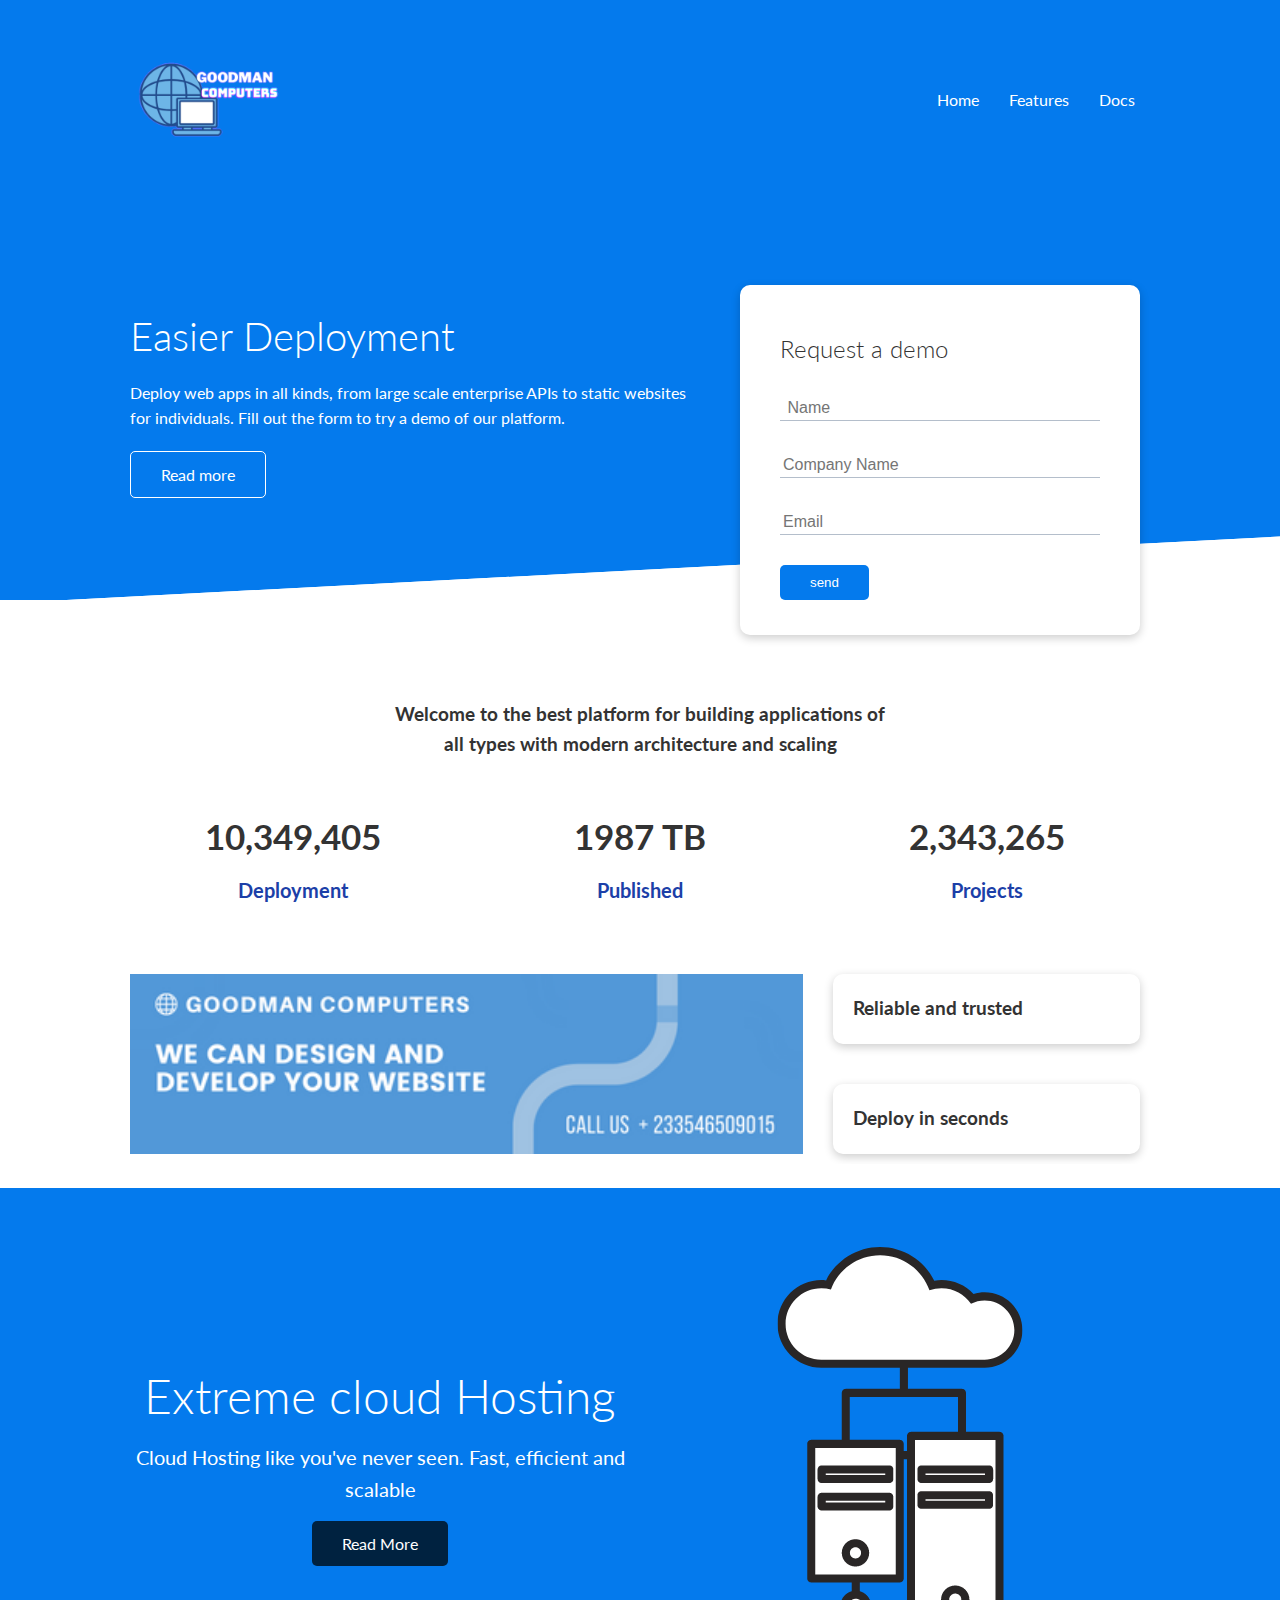
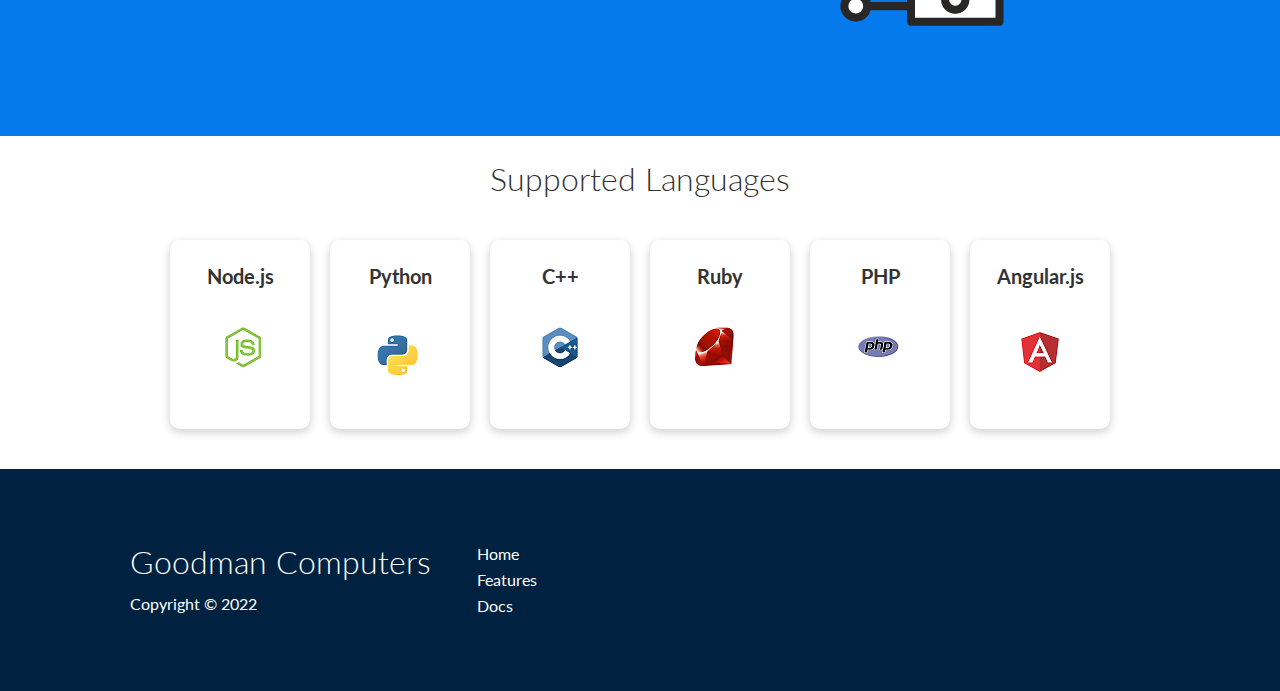
<file: index.html>
<!DOCTYPE html>
<html lang="en">
<head>
    <meta charset="UTF-8">
    <meta http-equiv="X-UA-Compatible" content="IE=edge">
    <meta name="viewport" content="width=device-width, initial-scale=1.0">
    <link rel="stylesheet" href="https://cdnjs.cloudflare.com/ajax/libs/font-awesome/5.15.1/css/all.min.css" 
    integrity="sha512-+4zCK9k+qNFUR5X+cKL9EIR+ZOhtIloNl9GIKS57V1MyNsYpYcUrUeQc9vNfzsWfV28IaLL3i96P9sdNyeRssA==" crossorigin="anonymous" referrerpolicy="no-referrer" />
    <link rel="stylesheet" href="css/utilities.css">
    <link rel="stylesheet" href="css/style.css">
   
    <title>Goodman Cloud Hosting demo website</title>
   
</head>
<body>
     <!--Navbar-->
     <div class="navbar">
        <div class="container flex">
             
                
            <img src="images/goodman3.png" alt="" class="logo">
            <nav>
                <ul>
                    <li><a href="index.html">Home</a></li>
                    <li><a href="features.html">Features</a></li>
                    <li><a href="doc.html">Docs</a></li>
                    
                </ul>
            </nav>
        </div>

    
    </div>

    <!--Showcase-->
    <section class="showcase">
        <div class="container grid">
            <div class="showcase-text">
                <h1>Easier Deployment</h1>
                <p>
                    Deploy web apps in all kinds, 
                    from large scale enterprise APIs to static websites for individuals. 
                    Fill out the form to try a demo of our platform.</p>
                    <a href="features.html" class="btn btn-outline">Read more</a>
                
            </div>

            <div class="showcase-form card">
                <h2>Request a demo</h2>
                <form>
                    
                    <div class="form-control">
                        <input type="text" name ="company" placeholder=" Name" required>
                    </div>
                    <div class="form-control">
                        <input type="text" name ="company" placeholder="Company Name" required>
                    </div>
                    <div class="form-control">
                        <input type="email" name ="email" placeholder="Email" required>
                    </div>
                    <input type="submit" value="send" class="btn btn-priamry">
                </form>
            </div>
        </div>
    </section>
    <!--Stats-->
    <section class="stats">
        <div class="container">
            <h3 class="stats-heading text-center my-1">
                Welcome to the best platform for building applications of all 
                types with modern architecture and scaling
            </h3>
            <div class="grid grid-3 text-center my-4">
                <div>
                    <i class="fas fa-server fa-3x"></i>
                    <h3>10,349,405</h3>
                    <p class="text-secondary">Deployment</p>
                </div>
                <div>
                    <i class="fas fa-upload fa-3x"></i>
                    <h3>1987 TB</h3>
                    <p class="text-secondary">Published</p>
                </div>
                <div>
                    <i class="fas fa-project-diagram fa-3x"></i>
                    <h3>2,343,265</h3>
                    <p class="text-secondary">Projects</p>
                </div>
            </div>

         </div>
    </section>
    <!--Cli-->
    <section class="cli">
        <div class="container grid">
            <img src="images/goodman.png" alt="">
            <div class="card">
                <h3>Reliable and trusted </h3>   
            </div>
            <div class="card">
                <h3>Deploy in seconds</h3>
            </div>
        </div>
    </section>
    <!--Cloud -->
    <section class="cloud bg-primary my-2 py-2">
        <div class="container grid">
            <div class="text-center">
                <h2 class="lg">Extreme cloud Hosting</h2>
                <p class="lead my-1">Cloud Hosting like you've never seen. 
                    Fast, efficient and scalable</p>
                    <a href="features.html" class="btn btn-dark">Read More</a>

            </div>
            <img src="images/cloud2.png" alt="">

        </div>

    </section>

    <!--Languages-->
    <section class="languages">
        <h2 class="md text-center my-2">
            Supported Languages
        </h2>
        <div class="container flex">
            <div class="card">
                <h4>Node.js</h4>
                <img src="images/Node.js.png" alt="">

            </div>
            <div class="card">
                <h4>Python</h4>
                <img src="images/python.png" alt="">

            </div>
            <div class="card">
                <h4>C++</h4>
                <img src="images/C++.png" alt="">

            </div>
            <div class="card">
                <h4>Ruby</h4>
                <img src="images/Ruby.png" alt="">

            </div>
            <div class="card">
                <h4>PHP</h4>
                <img src="images/PHP.png" alt="">

            </div>
            <div class="card">
                <h4>Angular.js</h4>
                <img src="images/Angular.js.png" alt="">

            </div>
        </div>
    </section>

    <!--Footer-->
    <footer class="footer bg-dark py-5">
        <div class="container grid grid-3">
            <div>
                <h1>Goodman Computers</h1>
                <p>Copyright &copy; 2022</p>
            </div>
            <nav>
                
                 <ul>
                        <li><a href="index.html">Home</a></li>
                        <li><a href="features.html">Features</a></li>
                        <li><a href="doc.html">Docs</a></li>
                        
                </ul>
                
                
            </nav>
            <div class="social">
                <a href="#"><i class="fab fa-twitter fa-2x"></i></a>
                <a href="#"><i class="fab fa-facebook fa-2x"></i></a>
                <a href="#"><i class="fab fa-instagram fa-2x"></i></a>
                <a href="#"><i class="fab fa-linkedin fa-2x"></i></a>
            </div>
        </div>
    </footer>
   
    
</body>
</html>
</file>
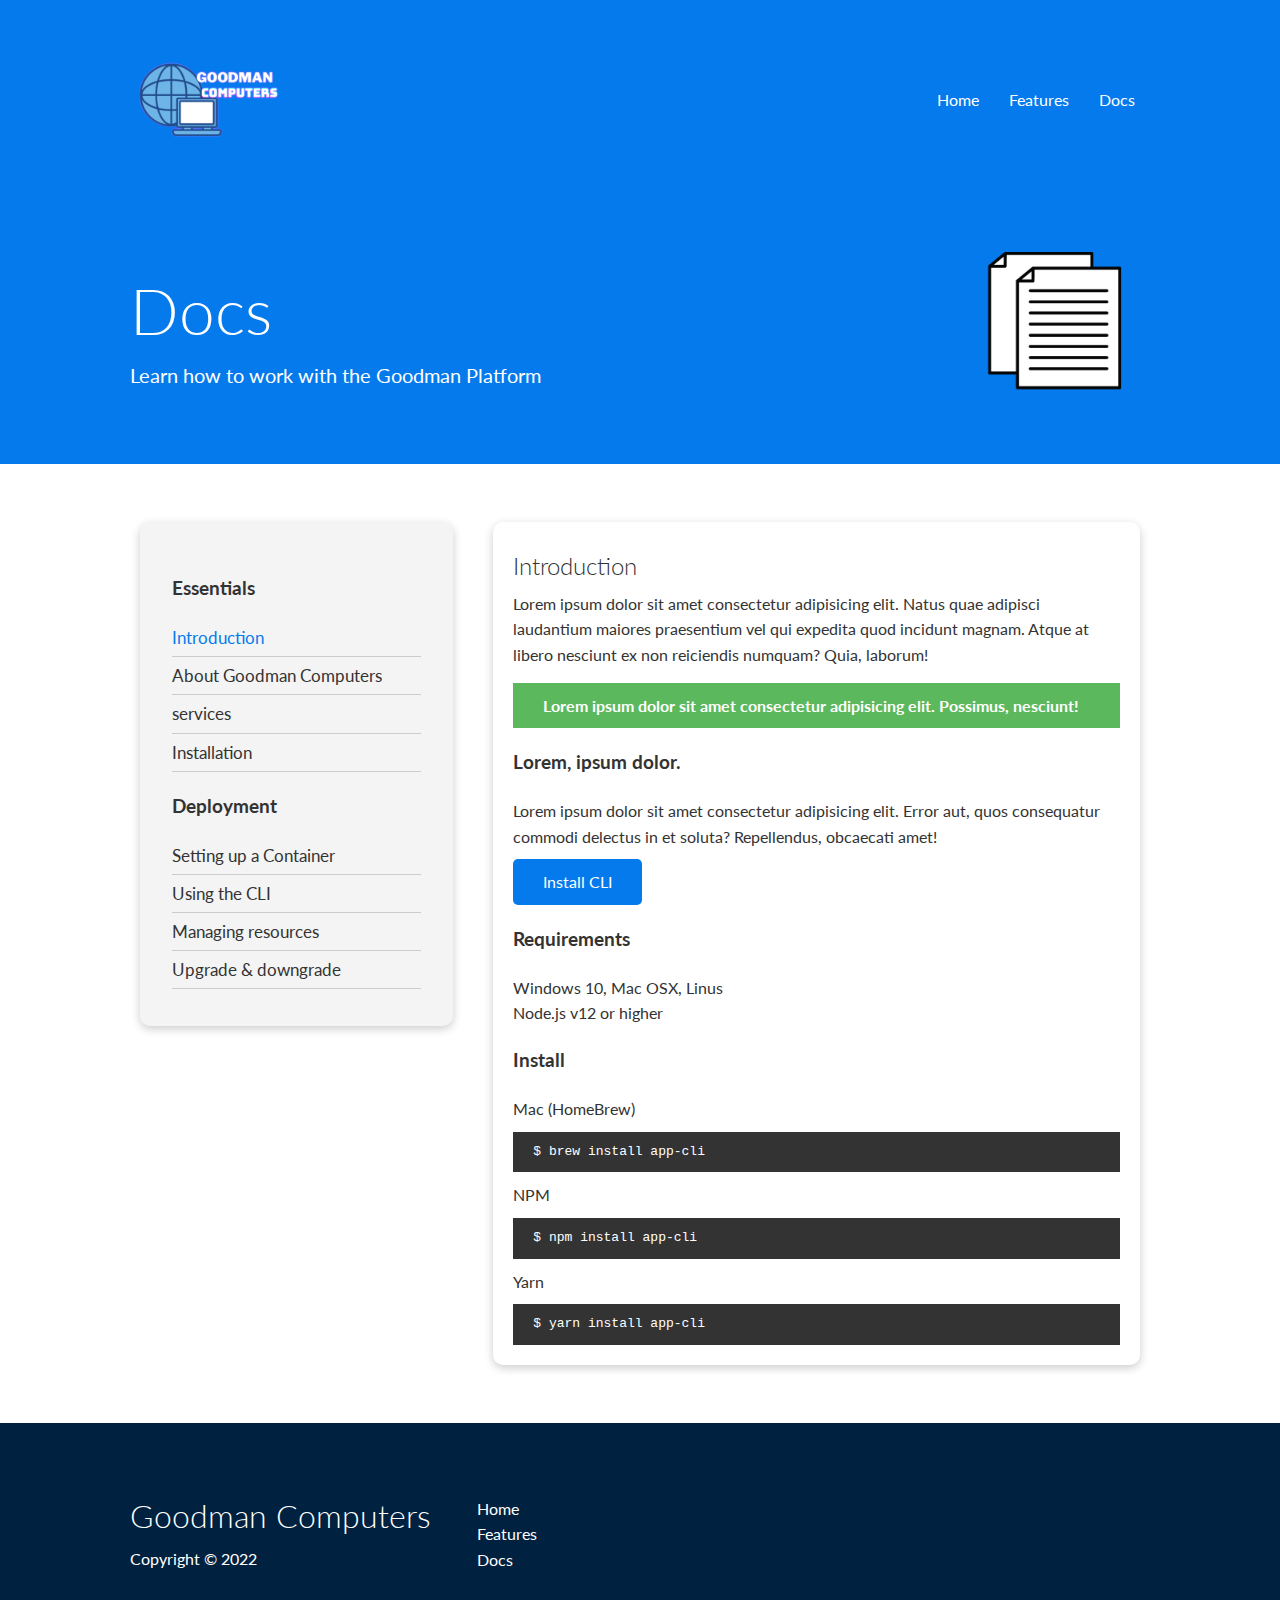
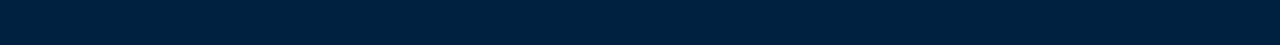
<file: doc.html>
<!DOCTYPE html>
<html lang="en">
<head>
    <meta charset="UTF-8">
    <meta http-equiv="X-UA-Compatible" content="IE=edge">
    <meta name="viewport" content="width=device-width, initial-scale=1.0">
    <link rel="stylesheet" href="https://cdnjs.cloudflare.com/ajax/libs/font-awesome/5.15.1/css/all.min.css" 
    integrity="sha512-+4zCK9k+qNFUR5X+cKL9EIR+ZOhtIloNl9GIKS57V1MyNsYpYcUrUeQc9vNfzsWfV28IaLL3i96P9sdNyeRssA==" crossorigin="anonymous" referrerpolicy="no-referrer" />
    <link rel="stylesheet" href="css/utilities.css">
    <link rel="stylesheet" href="css/style.css">
   
    <title>Goodman Cloud Hosting for Every</title>
   
</head>
<body>
     <!--Navbar-->
     <div class="navbar">
        <div class="container flex">
            <img src="images/goodman3.png" alt="" class="logo">
            <nav>
                <ul>
                    <li><a href="index.html">Home</a></li>
                    <li><a href="features.html">Features</a></li>
                    <li><a href="doc.html">Docs</a></li>
                    
                </ul>
            </nav>
        </div>

    
    </div>
    <!--Head-->
    <section class="docs-head bg-primary py-3">
        <div class="container grid">
            <div class="docs-head-text">
                <h1 class="xl">Docs</h1>
                <p class="lead">
                    Learn how to work with the Goodman Platform   
                </p>
                
            </div>
            
            <img src="images/doc.png" alt="">
            

        </div>
    </section>

    <!--Docs main-->
    <section class="docs-main my-4">
        <div class="container grid">
            <div class="card bg-light p-3">
                <h3 class="my-2">Essentials</h3>
                <nav>
                    <ul>
                        <li><a class="text-primary" 
                        href="#">Introduction</a></li>
                        <li><a href="#">About Goodman Computers</a></li>
                        <li><a href="#">services</a></li>
                        <li><a href="#">Installation</a></li>
                        
                    </ul>
                </nav>
                <h3 class="my-2">Deployment</h3>
                <nav>
                    <ul>
                        <li><a href="#">Setting up a Container</a></li>
                        <li><a href="#">Using the CLI</a></li>
                        <li><a href="#">Managing resources</a></li>
                        <li><a href="#">Upgrade & downgrade</a></li>
                        
                    </ul>
            </div>
            <div class="card">
                <h2>Introduction</h2>
            <p>Lorem ipsum dolor sit amet consectetur adipisicing elit.
               Natus quae adipisci laudantium maiores praesentium vel
               qui expedita quod incidunt magnam. 
               Atque at libero nesciunt ex non reiciendis numquam? Quia, laborum!</p>
               <div class="alert alert-success">
                    <i class="fas fa-info"></i>Lorem ipsum dolor sit amet 
                    consectetur adipisicing elit. Possimus, nesciunt!
               </div>
               <h3>Lorem, ipsum dolor.</h3>
               <p>Lorem ipsum dolor sit amet consectetur adipisicing elit. Error aut, 
                quos consequatur commodi delectus in et soluta? Repellendus,
                 obcaecati amet!</p>
                 <a href="#" class="btn btn-primary">Install CLI</a>
                 <h3>Requirements</h3>
                 <ul>
                    <li>Windows 10, Mac OSX, Linus</li>
                    <li>Node.js v12 or higher</li>
                 </ul>
                 <h3>Install</h3>
                 <p>Mac (HomeBrew)</p>
                 <pre><code>$ brew install app-cli</code></pre>
                 <p>NPM</p>
                 <pre><code>$ npm install app-cli</code></pre>
                 <p>Yarn</p>
                 <pre><code>$ yarn install app-cli</code></pre>
            </div>
            
        </div>
    </section>

    <!--Footer-->
    <footer class="footer bg-dark py-5">
        <div class="container grid grid-3">
            <div>
                <h1>Goodman Computers</h1>
                <p>Copyright &copy; 2022</p>
            </div>
            <nav>
                
                 <ul>
                        <li><a href="index.html">Home</a></li>
                        <li><a href="features.html">Features</a></li>
                        <li><a href="doc.html">Docs</a></li>
                        
                </ul>
                
                
            </nav>
            <div class="social">
                <a href="#"><i class="fab fa-twitter fa-2x"></i></a>
                <a href="#"><i class="fab fa-facebook fa-2x"></i></a>
                <a href="#"><i class="fab fa-instagram fa-2x"></i></a>
                <a href="#"><i class="fab fa-linkedin fa-2x"></i></a>
            </div>
        </div>
    </footer>

    
</body>
</html>
</file>
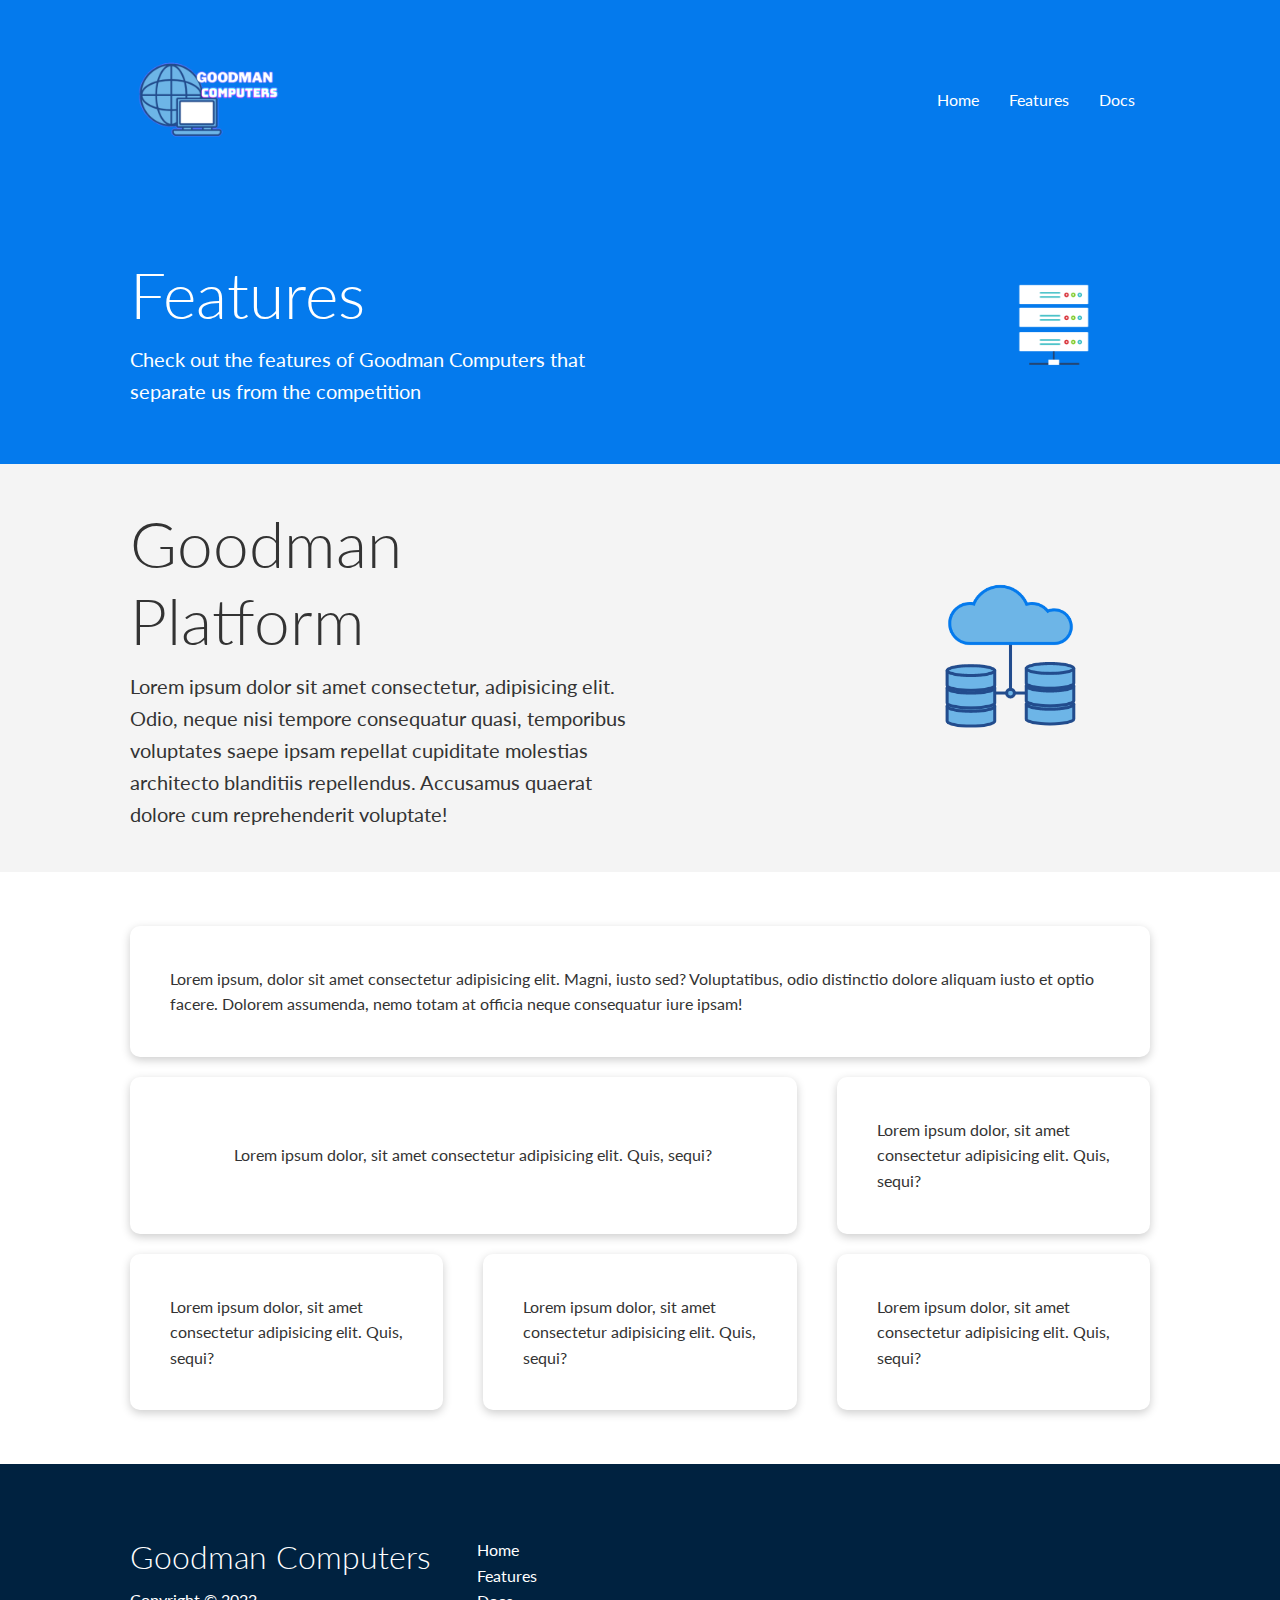
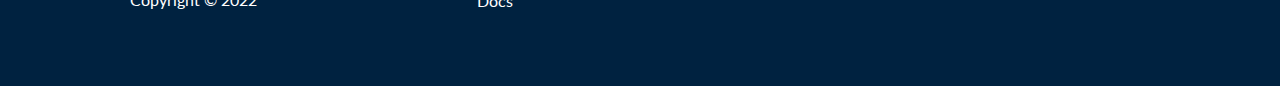
<file: features.html>
<!DOCTYPE html>
<html lang="en">
<head>
    <meta charset="UTF-8">
    <meta http-equiv="X-UA-Compatible" content="IE=edge">
    <meta name="viewport" content="width=device-width, initial-scale=1.0">
    <link rel="stylesheet" href="https://cdnjs.cloudflare.com/ajax/libs/font-awesome/5.15.1/css/all.min.css" 
    integrity="sha512-+4zCK9k+qNFUR5X+cKL9EIR+ZOhtIloNl9GIKS57V1MyNsYpYcUrUeQc9vNfzsWfV28IaLL3i96P9sdNyeRssA==" crossorigin="anonymous" referrerpolicy="no-referrer" />
    <link rel="stylesheet" href="css/utilities.css">
    <link rel="stylesheet" href="css/style.css">
   
    <title>Goodman Cloud Hosting for Every</title>
   
</head>
<body>
     <!--Navbar-->
     <div class="navbar">
        <div class="container flex">
            <img src="images/goodman3.png" alt="" class="logo">
            <nav>
                <ul>
                    <li><a href="index.html">Home</a></li>
                    <li><a href="features.html">Features</a></li>
                    <li><a href="doc.html">Docs</a></li>
                    
                </ul>
            </nav>
        </div>

    
    </div>
    <!--Head-->
    <section class="features-head bg-primary py-3">
        <div class="container grid">
            <div class="features-head-text">
                <h1 class="xl">Features</h1>
                <p class="lead">
                    Check out the features of Goodman Computers 
                    that separate us from the competition   
                </p>
                
            </div>
            
            <img src="images/server.png" alt="">
            

        </div>
    </section>

    <!--Sun-head-->
    <section class="features-sub-head bg-light py-3">
        <div class="container grid ">
           <div>
            <h1 class="xl">Goodman Platform</h1>
            <p class="lead">
                Lorem ipsum dolor sit amet consectetur, adipisicing elit.
                 Odio, neque nisi tempore consequatur quasi, temporibus 
                 voluptates saepe ipsam repellat cupiditate molestias 
                 architecto blanditiis repellendus.
                 Accusamus quaerat dolore cum reprehenderit voluptate!   
            </p>
           </div>
           <img src="images/server3.png" alt="">
        </div>
        
    </section>
    <section class="features-main my-2">
        <div class="container grid grid-3">
            <div class="card flex">
                <i class="fas fa-server fa-3x"></i>
                    <p>  Lorem ipsum, dolor sit amet consectetur adipisicing elit.
                         Magni, iusto sed? Voluptatibus, odio distinctio dolore 
                         aliquam iusto et optio facere.
                         Dolorem assumenda, nemo totam at officia neque consequatur iure ipsam!
                    </p>
                
            </div>
            <div class="card flex">
                <i class="fas fa-network-wired fa-3x"></i>
                    <p> Lorem ipsum dolor, sit amet consectetur
                         adipisicing elit. Quis, sequi?
                    </p>
                
            </div>
            <div class="card flex">
                <i class="fas fa-laptop-code fa-3x"></i>
                    <p> Lorem ipsum dolor, sit amet consectetur
                         adipisicing elit. Quis, sequi?
                    </p>
                
            </div>
            <div class="card flex">
                <i class="fas fa-database fa-3x"></i>
                    <p> Lorem ipsum dolor, sit amet consectetur
                         adipisicing elit. Quis, sequi?
                    </p>
                
            </div>
            <div class="card flex">
                <i class="fas fa-power-off fa-3x"></i>
                    <p> Lorem ipsum dolor, sit amet consectetur
                         adipisicing elit. Quis, sequi?
                    </p>
                
            </div>
            <div class="card flex">
                <i class="fas fa-upload fa-3x"></i>
                    <p> Lorem ipsum dolor, sit amet consectetur
                         adipisicing elit. Quis, sequi?
                    </p>
                
            </div>
        </div>
       
       
       
    </section>


    <!--Footer-->
    <footer class="footer bg-dark py-5">
        <div class="container grid grid-3">
            <div>
                <h1>Goodman Computers</h1>
                <p>Copyright &copy; 2022</p>
            </div>
            <nav>
                
                 <ul>
                        <li><a href="index.html">Home</a></li>
                        <li><a href="features.html">Features</a></li>
                        <li><a href="doc.html">Docs</a></li>
                        
                </ul>
                
                
            </nav>
            <div class="social">
                <a href="#"><i class="fab fa-twitter fa-2x"></i></a>
                <a href="#"><i class="fab fa-facebook fa-2x"></i></a>
                <a href="#"><i class="fab fa-instagram fa-2x"></i></a>
                <a href="#"><i class="fab fa-linkedin fa-2x"></i></a>
            </div>
        </div>
    </footer>

    
</body>
</html>
</file>
<file: css/utilities.css>
/* Utilities*/

.container {
    max-width: 1100px;
    margin: 0 auto;
    overflow: auto;
    padding:0 40px;   
    

}

.card{
     background-color: #fff;
    color: #333;
    border-radius: 10px;
    box-shadow: 0 3px 10px rgba(0, 0, 0, 0.2);
    padding: 20px;
    margin: 10px;

}


.btn{
    display: inline-block;
    padding: 10px 30px;
    cursor: pointer;
    background: var(--primary-color);
    color: #fff;
    border: none;
    border-radius: 5px;


}
.btn-outline{
    background-color: transparent;
    border: 1px #fff solid;
} 
.btn:hover{
    transform: scale(0.95);

}

/* Backgrounds and colored buttons*/

.bg-primary,
.btn-primary{
    background-color: var(--primary-color);
    color: #fff;
}

.bg-secondary,
.btn-secondary{
    background-color: var(--secondary-color);
    color: #fff;
}

.bg-dark,
.btn-dark{
    background-color: var(--dark-color);
    color: #fff;
}

.bg-light,
.btn-light{
    background-color: var(--light-color);
    color: #333;

}

.bg-primary a,
.btn-primary a,
.bg-secondary a,
.btn-secondary a,
.bg-dark a,
.btn-dark a {
    color: #fff;
}

.text-primary{
    color: var(--primary-color);
 
}

 .text-secondary{
    color: var(--secondary-color);
   
}

.text-dark{
    color: var(--dark-color);
    
}

.text-light{
    color: var(--light-color);
   
}



/*Text sizes*/
.lead{
    font-size: 20px;

}
.sm{
    font-size: 1rem;
}

.md{
    font-size: 2rem;

}

.lg{
    font-size: 3rem;
}

.xl{
    font-size: 4rem;
}
.text-center{
    text-align: center;
}

/* Alert*/
.alert{
    background-color: var(--light-color);
    padding: 10px 20px;
    font-weight: bold;
    margin: 15px 0;
}
.alert i{
    margin-right: 10px;
}

.alert-success{
    background-color: var(--success-color);
    color: #fff;
}

.alert-error{
    background-color: var(--error-color);
    color: #fff;
}


.flex {
    display: flex;
    justify-content: center;
    align-items: center;
    height: 100%;

}

.grid {
    
    display: grid;
    grid-template-columns: repeat(2, 1fr);
    gap: 20px;
    justify-content: center;
    align-items: center;
    height: 100%;


}
.grid-3{
    grid-template-columns: repeat(3, 1fr);
}


/* margin*/
.my-1{
    margin: 1rem 0;
}
.my-2{
    margin: 1.5rem 0;
}
.my-3{
    margin: 2rem 0;
}
.my-4{
    margin: 3rem 0;
}
.my-5{
    margin: 4rem 0;
}
.m-1{
    margin: 1rem ;
}
.m-2{
    margin: 1.5rem ;
}
.m-3{
    margin: 2rem ;
}
.m-4{
    margin: 3rem ;
}
.m-5{
    margin: 4rem ;
}

/* Padding*/
.py-1{
    padding:  1rem 0;
}
.py-2{
    padding: 1.5rem 0;
}
.py-3{
    padding: 2rem 0;
}
.py-4{
    padding:  3rem 0;
}
.py-5{
    padding: 4rem 0;
}
.p-1{
    padding: 1rem ;
}
.p-2{
    padding: 1.5rem ;
}
.p-3{
    padding: 2rem ;
}
.p-4{
    padding: 3rem ;
}
.p-5{
    padding: 4rem ;
}
</file>
<file: css/style.css>
@import url('https://fonts.googleapis.com/css2?family=Lato:wght@300&display=swap');

:root{
    --primary-color:#047aed;
    --secondary-color:#1c3fa8;
    --dark-color:#002240;
    --light-color:#f4f4f4;
    --success-color:#5cb85c;
    --error-color:#d9534f;


}

*{
    box-sizing: border-box;
    padding: 0;
    margin: 0;

}
body{
    font-family: 'Lato',sans-serif;
    color: #333;
    line-height: 1.6;
    background-color: #fff;

}

ul{
    list-style-type: none;
}

a {
    text-decoration: none;
    color: #333;
}
h1, h2 {
    font-weight: 300;
    line-height: 1.2;
    margin: 10px 0; 
}

p {
    margin: 10px 0;

}

img {
    width: 100%;

}

code, pre{
    background: #333;
    color: #fff;
    padding: 10px;
}

.hidden{
    visibility: hidden;
    height: 0;
}

/* navbar styling*/

.navbar {
    background-color: var(--primary-color) ;
    
    color: #fff;
    height: 200px;


}
.logo {
    width: 200px;
    height: 150;
    text-justify: flex-left;
    
}

.navbar ul{
    display: flex;
}
.navbar a{
    color: #fff;
    padding: 10px;
    margin: 0% 5px;
}

.navbar a:hover{
    border-bottom: #fff 2px solid;
    font-weight: bold;

}

.navbar .flex{
    justify-content: space-between;

}
/* showcase styling*/
.showcase{
    height: 400px;
    background-color: var(--primary-color);
    color: #fff;
    position: relative;
     

}
.showcase h1{
    font-size: 40px;

}
.showcase p{
    margin: 20px 0;

}

.showcase .grid{
    overflow: visible;
    grid-template-columns: 55% 45%;
    gap: 0px;

}

.showcase-text{
    animation: slideInFromLeft 1s ease-in;
}


.showcase-form{

    position: relative;
    top: 60px;
    height: 350px;
    width: 400px;
    padding: 40px;
    z-index: 100;
    justify-self: flex-end;
    animation: slideInFromRight 1s ease-in;

}
.showcase-form .form-control {
    
margin: 30px 0;
}

.showcase-form input[type='text'],
.showcase-form input[type='email']{
    border: 0;
    border-bottom: 1px solid #b4becb;
    width: 100%;
    padding: 3px;
    font-size: 16px;


}

.showcase-form input:focus{
    outline: none;
}

.showcase::before,
.showcase::after{
    content: '';
    position: absolute;
    height: 100px;
    bottom: -70px;
    right: 0;
    left: 0;
    background: white;
    transform: skewY(-3deg);
    -webkit-transform: skewY(-3deg);
    -moz-transform: skewY(-3deg);
    -ms-transform: skewY(-3deg); 

}

/* Stats*/
.stats{
    padding-top: 100px;
    animation: slideInFromBottom 1s ease-in;
}

.stats-heading {
    max-width: 500px;
    margin: auto;
}

.stats .grid h3{
font-size: 35px;

}

.stats .grid p{
    font-size: 20px;
    font-weight: bold;
}
/* Cli*/
.cli .grid{
    grid-template-columns: repeat(3, 1fr);
    grid-template-rows: repeat(2, 1fr);

}
.cli .grid >*:first-child{
    grid-column: 1 / span 2;
    grid-row: 1 / span 2;
}
/* Cloud */
.cloud .grid{
    grid-template-columns: 4fr, 3fr;

}
/* Languages*/
.languages .flex{
    flex-wrap: wrap;
}


.languages .card{
    text-align: center;
    margin: 18px 10px 40px;
    transition: transform 0.2s ease-in;

}

.languages .card h4{
    font-size: 20px;
    margin-bottom: 10px;
}
.languages .card:hover{
    transform: translateY(-15px);
}

/* Features*/
.features-head img, 
.docs-head img{
    width: 200px;
    justify-self: flex-end;
}
.features-sub-head img {
    width: 300px;
    justify-self: flex-end;
}
.features-main .card > i{
margin-right: 20px;

}
.features-main .grid{
    padding: 30px;
}
.features-main .grid > *:first-child{
    grid-column: 1 / span 3;
}
.features-main .grid > *:nth-child(2){
    grid-column: 1 / span 2;
}

.features-head-text{
    animation: slideInFromLeft 1s ease-in;
}

.features-head img{
    animation: slideInFromBotton 1s ease-in;
}



/* Docs*/
.docs-main h3{
    margin: 20px 0;
}
.docs-main .grid{
    grid-template-columns: 1fr 2fr;
    align-items: flex-start;
}
.docs-main nav li{
    font-size: 17px;
    padding-bottom: 5px;
    margin-bottom: 5px;
    border-bottom: 1px #ccc solid;
}
.docs-main a:hover{
    font-weight: bold;
}

.docs-head-text{
    animation: slideInFromRight 1s ease-in;
}

.docs-head-img{
    animation: slideInFromLeft 1s ease-in;
}

/* Footer*/
.footer .social a{
    margin: 0 10px;

}
.footer a:hover{
    border-bottom: #fff 2px solid;
    font-weight: bold;

}


/* Animations*/

@keyframes slideInFromLeft{
    0%{
        transform: translateX(-100%);
    }
    100%{transform: translateX(0);
    }
}

@keyframes slideInFromRight{
    0%{
        transform: translateX(100%);
    }
    100%{transform: translateX(0);
    }
}

@keyframes slideInFromTop{
    0%{
        transform: translateY(-100%);
    }
    100%{transform: translateX(0);
    }
}

@keyframes slideInFromBottom{
    0%{
        transform: translateY(100%);
    }
    100%{transform: translateX(0);
    }
}
/* Tablets and under*/



@media(max-width: 768px){
    .grid,
    .showcase .grid,
    .stats .grid,
    .cli .grid,
    .cloud .grid,
    .docs-main .grid,
    .features-main .grid{
        grid-template-columns: 1fr;
        grid-template-rows: 1fr;
        justify-content: center;
    }
    .showcase{
        height: auto;
    }
    
    .showcase-text{
        text-align: center;
        margin-top: 40px;
        animation: slideInFromTop 1s ease-in;
        
    }

    .features-text{
        animation: slideInFromTop 1s ease-in;
    }

    

    .docs-head-text{
        animation: slideInFromTop 1s ease-in;
    }

    
    .showcase-form{
        justify-self: center;
        animation: slideInFromBottom 1s ease-in;
    }
    .cli .grid >*:first-child{
        grid-column: 1;
        grid-row: 1;


    }
    .footer h1, p, ul{
        text-align: center;
    }

    .features-head,
    .features-sub-head,
    .docs-head{
        text-align: center;
    }

    .features-head img,
    .features-sub-head img,
    .docs-head img{
        justify-self: center;
    }

    .features-main .grid > *:first-child,
    .features-main .grid > *:nth-child(2){
        grid-column: 1;
    }

    .logo{
        width: 140px;
    }
    
    

    
}
/*Mobile*/

@media (max-width: 500px) {
    .navbar{
        height: auto;
        width: auto;
    }
    .navbar .flex{
        flex-direction: column;
    }
    .navbar ul{
        padding: 10px;
        background-color: rgba(0, 0, 0, 0.08);

    }
    .logo{
        width: 200px;
    }

    .docs-main .grid{
        grid-template-columns: 1fr;
        grid-template-rows: 1fr;
       
   
    }
}
</file>
